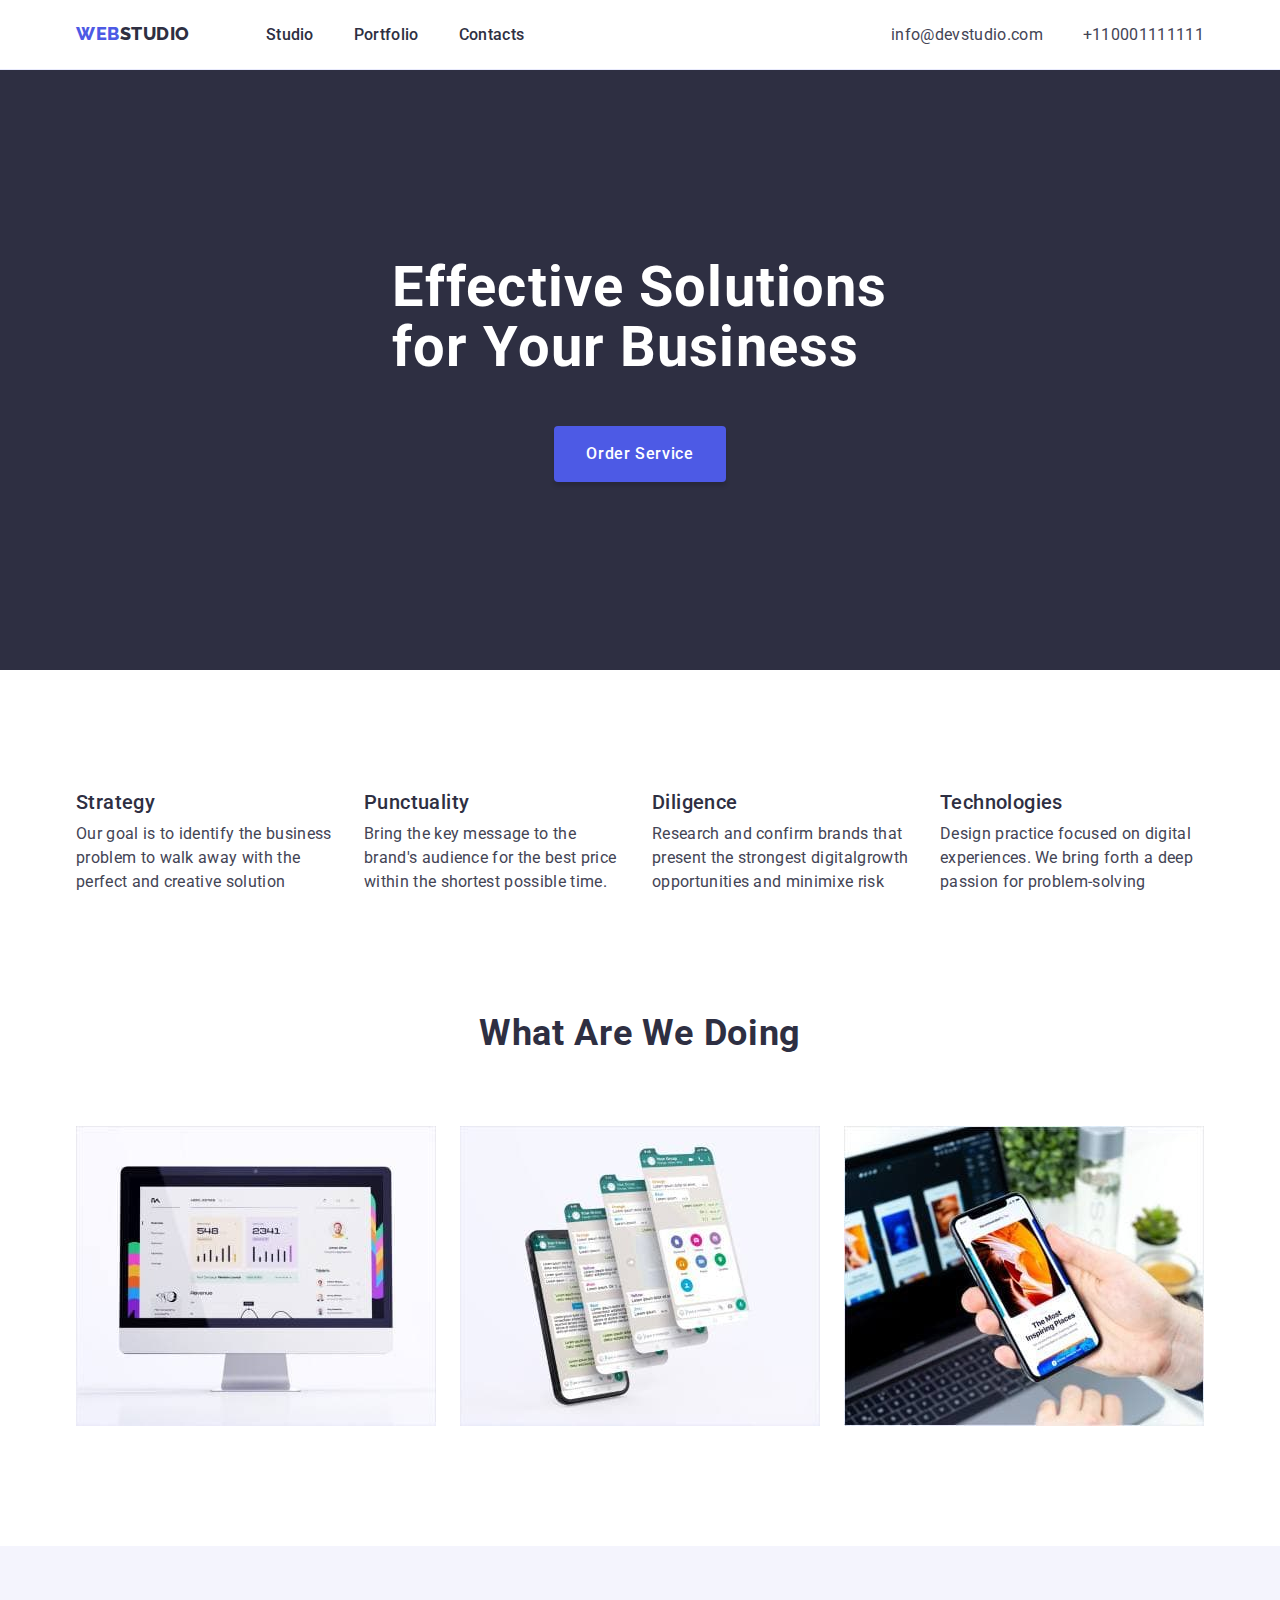
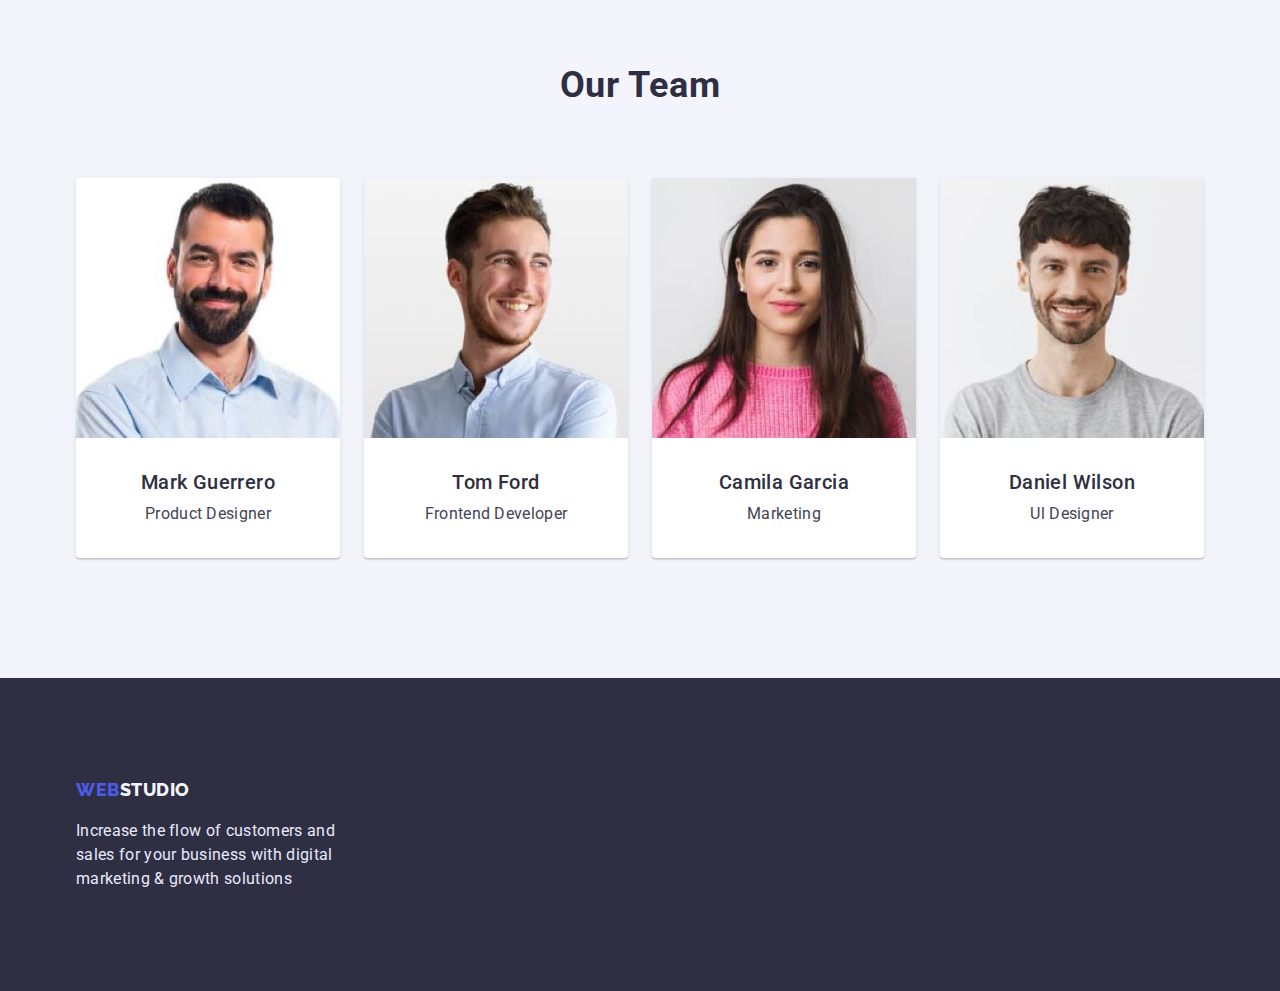
<file: index.html>
<!DOCTYPE html>
<html lang="en">
  <head>
    <meta charset="UTF-8" />
    <meta http-equiv="X-UA-Compatible" content="IE=edge" />
    <meta name="viewport" content="width=device-width, initial-scale=1.0" />
    <link rel="preconnect" href="https://fonts.googleapis.com" />
    <link rel="preconnect" href="https://fonts.gstatic.com" crossorigin />
    <link
      href="https://fonts.googleapis.com/css2?family=Raleway:wght@800&family=Roboto:wght@400;500;700;900&display=swap"
      rel="stylesheet"
    />
    <link
      rel="stylesheet"
      href="https://cdn.jsdelivr.net/npm/modern-normalize@1.1.0/modern-normalize.min.css"
    />
    <title>WebStudio</title>
    <link rel="stylesheet" href="css/styles.css" />
  </head>
  <body>
    <header class="header">
      <div class="container navigation-container">
        <nav class="navigation">
          <a href="" class="logo link"
            ><span class="logo-web">WEB</span
            ><span class="logo-studio">STUDIO</span></a
          >
          <ul class="navigation-list list">
            <li>
              <a class="navigation-link link" href="./index.html"> Studio</a>
            </li>
            <li>
              <a class="navigation-link link" href="./portfolio.html"
                >Portfolio</a
              >
            </li>
            <li><a class="navigation-link link" href="">Contacts</a></li>
          </ul>
        </nav>
        <address>
          <ul class="contacts list">
            <li class="contacts-item">
              <a class="contacts-link link" href="mailto:info@devstudio.com"
                >info@devstudio.com</a
              >
            </li>
            <li class="contacts-item">
              <a class="contacts-link link" href="tel:+110001111111"
                >+110001111111</a
              >
            </li>
          </ul>
        </address>
      </div>
    </header>
    <main>
      <section class="hero">
        <div class="container">
          <h1 class="hero-title">Effective Solutions for Your Business</h1>
          <button class="hero-button" type="button">Order Service</button>
        </div>
      </section>

      <section class="section-strengths">
        <div class="container">
          <h2 hidden>Our strengths</h2>
          <ul class="strengths-list list">
            <li class="strengths">
              <h3 class="strengths-title">Strategy</h3>
              <p class="strengths-text">
                Our goal is to identify the business problem to walk away with
                the perfect and creative solution
              </p>
            </li>
            <li class="strengths">
              <h3 class="strengths-title">Punctuality</h3>
              <p class="strengths-text">
                Bring the key message to the brand's audience for the best price
                within the shortest possible time.
              </p>
            </li>
            <li class="strengths">
              <h3 class="strengths-title">Diligence</h3>
              <p class="strengths-text">
                Research and confirm brands that present the strongest
                digitalgrowth opportunities and minimixe risk
              </p>
            </li>
            <li class="strengths">
              <h3 class="strengths-title">Technologies</h3>
              <p class="strengths-text">
                Design practice focused on digital experiences. We bring forth a
                deep passion for problem-solving
              </p>
            </li>
          </ul>
        </div>
      </section>
      <section class="our-work">
        <div class="container">
          <h2 class="our-work-title">What Are We Doing</h2>
          <ul class="our-work-list list">
            <li>
              <img
                src="./images/ourwork1.jpg"
                alt="computer photo"
                width="360"
                height="300"
              />
            </li>
            <li>
              <img
                src="./images/ourwork2.jpg"
                alt="Phone photo"
                width="360"
                height="300"
              />
            </li>
            <li>
              <img
                src="./images/ourwork3.jpg"
                alt="Desktop
            photo"
                width="360"
                height="300"
              />
            </li>
          </ul>
        </div>
      </section>
      <section class="team-section">
        <div class="container">
          <h2 class="team-title">Our Team</h2>
          <ul class="team-list list">
            <li class="team-item">
              <img
                src="./images/markguerrero.jpg"
                alt="Photo of the employee"
                width="264"
                height="260"
              />
              <div class="team-mane">
                <h3 class="team-name">Mark Guerrero</h3>
                <p class="team-position">Product Designer</p>
              </div>
            </li>
            <li class="team-item">
              <img
                src="./images/tomford.jpg"
                alt="Photo of the employee"
                width="264"
                height="260"
              />
              <div class="team-mane">
                <h3 class="team-name">Tom Ford</h3>
                <p class="team-position">Frontend Developer</p>
              </div>
            </li>

            <li class="team-item">
              <img
                src="./images/camilagarcia.jpg"
                alt="Photo of the employee"
                width="264"
                height="260"
              />
              <div class="team-mane">
                <h3 class="team-name">Camila Garcia</h3>
                <p class="team-position">Marketing</p>
              </div>
            </li>
            <li class="team-item">
              <img
                src="./images/danielwilson.jpg"
                alt="Photo of the employee"
                width="264"
                height="260"
              />
              <div class="team-mane">
                <h3 class="team-name">Daniel Wilson</h3>
                <p class="team-position">Ul Designer</p>
              </div>
            </li>
          </ul>
        </div>
      </section>
    </main>
    <footer class="footer">
      <div class="container">
        <a class="logo link" href="">
          <span class="logo-web">WEB</span
          ><span class="logo-studio-footer">STUDIO</span></a
        >
        <p class="footer-text">
          Increase the flow of customers and sales for your business with
          digital marketing & growth solutions
        </p>
      </div>
    </footer>
  </body>
</html>
</file>
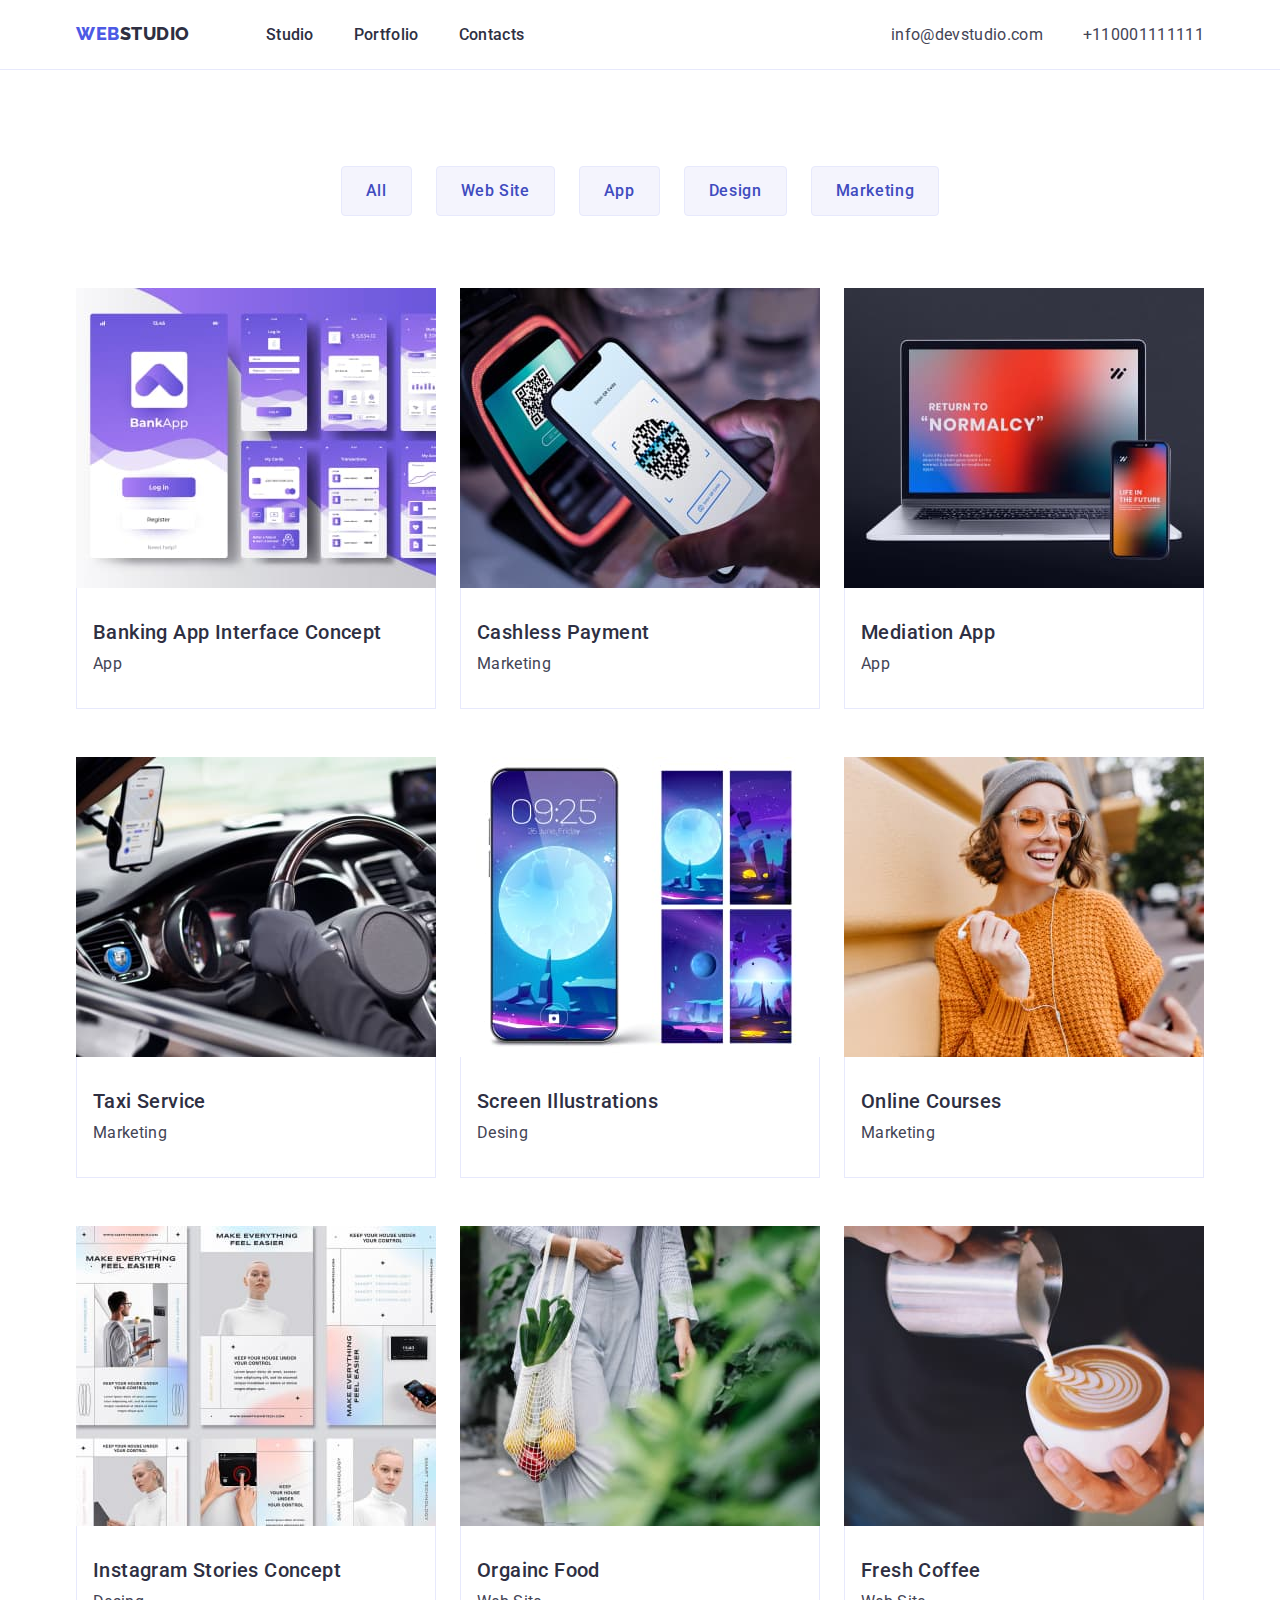
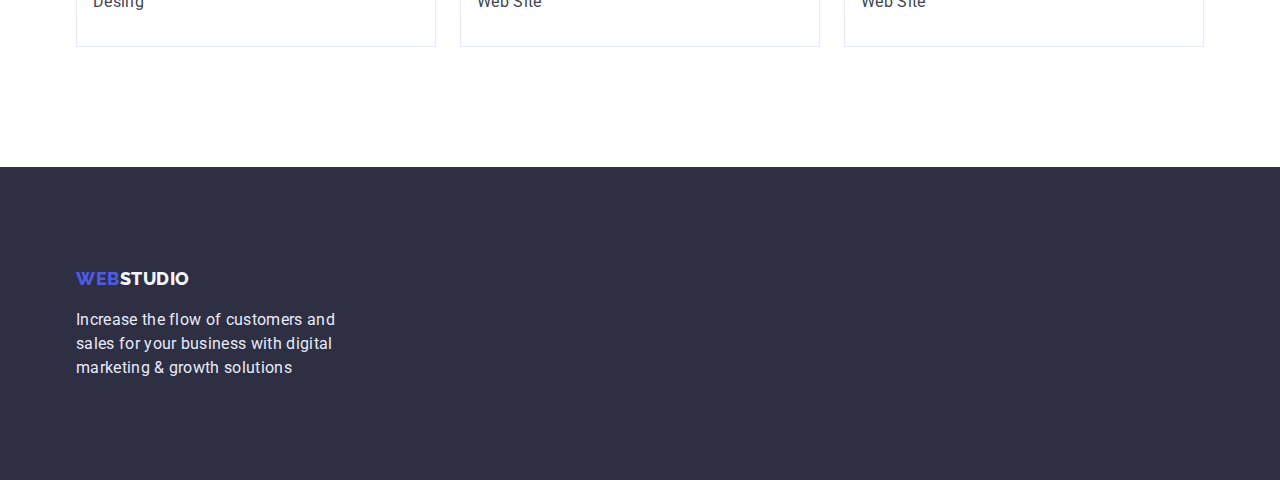
<file: portfolio.html>
<!DOCTYPE html>
<html lang="en">
  <head>
    <meta charset="UTF-8" />
    <meta http-equiv="X-UA-Compatible" content="IE=edge" />
    <meta name="viewport" content="width=device-width, initial-scale=1.0" />
    <link rel="preconnect" href="https://fonts.googleapis.com" />
    <link rel="preconnect" href="https://fonts.gstatic.com" crossorigin />
    <link
      href="https://fonts.googleapis.com/css2?family=Raleway:wght@800&family=Roboto:wght@400;500;700;900&display=swap"
      rel="stylesheet"
    />
    <link
      rel="stylesheet"
      href="https://cdn.jsdelivr.net/npm/modern-normalize@1.1.0/modern-normalize.min.css"
    />
    <title>WebStudio</title>
    <link rel="stylesheet" href="./css/styles.css" />
  </head>
  <body>
    <header class="header">
      <div class="container navigation-container">
        <nav class="navigation">
          <a href="" class="logo link"
            ><span class="logo-web">WEB</span
            ><span class="logo-studio">STUDIO</span></a
          >
          <ul class="navigation-list list">
            <li>
              <a class="navigation-link link" href="./index.html"> Studio</a>
            </li>
            <li>
              <a class="navigation-link link" href="./portfolio.html"
                >Portfolio</a
              >
            </li>
            <li><a class="navigation-link link" href="">Contacts</a></li>
          </ul>
        </nav>
        <address>
          <ul class="contacts list">
            <li class="contacts-item">
              <a class="contacts-link link" href="mailto:info@devstudio.com"
                >info@devstudio.com</a
              >
            </li>
            <li class="contacts-item">
              <a class="contacts-link link" href="tel:+110001111111"
                >+110001111111</a
              >
            </li>
          </ul>
        </address>
      </div>
    </header>
    <main>
      <section class="card-menu">
        <div class="container">
          <h1 hidden>Our Works</h1>
          <ul class="button-list list">
            <li class="button-item">
              <button type="button" class="button-icon">All</button>
            </li>
            <li class="button-item">
              <button type="button" class="button-icon">Web Site</button>
            </li>
            <li class="button-item">
              <button type="button" class="button-icon">App</button>
            </li>
            <li class="button-item">
              <button type="button" class="button-icon">Design</button>
            </li>
            <li class="button-item">
              <button type="button" class="button-icon">Marketing</button>
            </li>
          </ul>

          <ul class="cards-list list">
            <li class="cards-item">
              <img
                src="./images/bankingapp.jpg"
                alt="photo of the application "
                width="360"
                height="300"
              />
              <div class="cards-description">
                <h3 class="cards-name">Banking App Interface Concept</h3>
                <p class="cards-text">App</p>
              </div>
            </li>
            <li class="cards-item">
              <img
                src="./images/cashlesspayment.jpg"
                alt="Photo of the employee"
                width="360"
                height="300"
              />
              <div class="cards-description">
                <h3 class="cards-name">Cashless Payment</h3>
                <p class="cards-text">Marketing</p>
              </div>
            </li>
            <li class="cards-item">
              <img
                src="./images/meditationapp.jpg"
                alt="Photo of the application"
                width="360"
                height="300"
              />
              <div class="cards-description">
                <h3 class="cards-name">Mediation App</h3>
                <p class="cards-text">App</p>
              </div>
            </li>
            <li class="cards-item">
              <img
                src="./images/taxisevice.jpg"
                alt="Photo of the employee"
                width="360"
                height="300"
              />
              <div class="cards-description">
                <h3 class="cards-name">Taxi Service</h3>
                <p class="cards-text">Marketing</p>
              </div>
            </li>
            <li class="cards-item">
              <img
                src="./images/screenillustrations.jpg"
                alt="Photo of the employee"
                width="360"
                height="300"
              />
              <div class="cards-description">
                <h3 class="cards-name">Screen Illustrations</h3>
                <p class="cards-text">Desing</p>
              </div>
            </li>
            <li class="cards-item">
              <img
                src="./images/onlinecourses.jpg"
                alt="Photo of the employee"
                width="360"
                height="300"
              />
              <div class="cards-description">
                <h3 class="cards-name">Online Courses</h3>
                <p class="cards-text">Marketing</p>
              </div>
            </li>
            <li class="cards-item">
              <img
                src="./images/instagramstories.jpg"
                alt="Photo of the employee"
                width="360"
                height="300"
              />
              <div class="cards-description">
                <h3 class="cards-name">Instagram Stories Concept</h3>
                <p class="cards-text">Desing</p>
              </div>
            </li>
            <li class="cards-item">
              <img
                src="./images/organicfood.jpg"
                alt="Photo of the employee"
                width="360"
                height="300"
              />
              <div class="cards-description">
                <h3 class="cards-name">Orgainc Food</h3>
                <p class="cards-text">Web Site</p>
              </div>
            </li>
            <li class="cards-item">
              <img
                src="./images/freshcoffee.jpg"
                alt="Photo of the employee"
                width="360"
                height="300"
              />
              <div class="cards-description">
                <h3 class="cards-name">Fresh Coffee</h3>
                <p class="cards-text">Web Site</p>
              </div>
            </li>
          </ul>
        </div>
      </section>
    </main>
    <footer class="footer">
      <div class="container">
        <a class="logo link" href="">
          <span class="logo-web">WEB</span
          ><span class="logo-studio-footer">STUDIO</span></a
        >
        <p class="footer-text">
          Increase the flow of customers and sales for your business with
          digital marketing & growth solutions
        </p>
      </div>
    </footer>
  </body>
</html>
</file>
<file: css/styles.css>
/* Head */
:root {
  --first-btn-color: #4d5ae5;
  --second-btn-color: #404bbf;
  --logo-font: "Raleway", sans-serif;
  --btn-text-color: #404bbf;
  --btn-bg-color: #f4f4fd;
  --btn-sol-color: #e7e9fc;
  --btn-cursor: pointer;
  --text-color: #434455;
  --text-color-hero: #ffffff;
  --color-tx-ourworkers: #2e2f42;
}
* {
  box-sizing: border-box;
}

.container {
  width: 1158px;
  padding: 0 15px;
  margin: 0 auto;
}
h1,
h2,
h3,
h4,
h5,
h6,
p {
  margin: 0;
}
/* --------------none----------- */
ul {
  padding-left: 0;
  list-style: none;
}
.list {
  margin: 0;
}
.link {
  text-decoration: none;
}
body {
  font-family: "Roboto", sans-serif;

  line-height: 1.5;
  color: var(--text-color);
  letter-spacing: 0.02em;
  background: var(--text-color-hero);
}
.header {
  border-bottom: 1px solid #e7e9fc;
}
.logo-web {
  letter-spacing: 0.03em;
  text-transform: uppercase;

  color: var(--first-btn-color);
  font-family: var(--logo-font);
  font-weight: 800;
  font-size: 18px;
  line-height: 1.33;
}
.logo-studio {
  font-family: var(--logo-font);
  font-weight: 800;
  font-size: 18px;
  line-height: 1.33;

  letter-spacing: 0.03em;
  text-transform: uppercase;
  color: var(--color-tx-ourworkers);
}
.navigation-container {
  display: flex;
  align-items: center;
}

.navigation {
  display: flex;
  gap: 76px;
  align-items: center;
}
.navigation-list {
  display: flex;
  gap: 40px;
}
.navigation-link {
  display: block;
  padding: 24px 0;
  font-weight: 500;

  line-height: 1.33;
  color: var(--color-tx-ourworkers);

  letter-spacing: 0.02em;
}
.navigation-link:hover {
  color: var(--btn-text-color);
}
address {
  margin-left: auto;
}
.contacts {
  display: flex;
  gap: 40px;
  font-style: normal;
}
.contacts-link {
  line-height: 1.5;
  letter-spacing: 0.02em;

  color: var(--text-color);
}
.contacts-link:hover {
  color: var(--btn-text-color);
}

/* main-content */
.hero {
  background: var(--color-tx-ourworkers);
  padding: 188px 0;
  margin: 0px;
}
.hero-title {
  font-weight: 700;
  font-size: 56px;
  line-height: 1.07;
  margin-left: auto;
  margin-right: auto;
  margin-bottom: 48px;
  width: 496px;
  letter-spacing: 0.02em;
  color: var(--text-color-hero);
}
.hero-button {
  cursor: pointer;
  background: var(--first-btn-color);
  box-shadow: 0px 4px 4px rgba(0, 0, 0, 0.15);
  border-radius: 4px;
  font-family: inherit;
  font-weight: 500;
  font-size: 16px;
  line-height: 1.5;
  color: var(--text-color-hero);
  padding: 16px 32px;
  letter-spacing: 0.04em;
  display: block;
  margin: 0 auto;
  border: none;
}
.hero-button:hover {
  background: var(--second-btn-color);
  box-shadow: 0px 4px 4px rgba(0, 0, 0, 0.15);
  border-radius: 4px;
}
/*-----------Strengths--------------*/
.section-strengths {
  padding-top: 120px;
  padding-bottom: 120px;
}
.strengths-list {
  display: flex;
  gap: 24px;
}
.strengths {
  width: 264px;
}

.strengths-title {
  font-weight: 500;
  font-size: 20px;
  line-height: 1.2;
  margin-bottom: 8px;
  letter-spacing: 0.02em;
  color: var(--color-tx-ourworkers);
}

/* --------------WHAT ARE WE DOING---------- */
.our-work {
  padding-bottom: 120px;
}
.our-work-title {
  text-align: center;
  font-weight: 700;
  font-size: 36px;
  line-height: 1.11;
  letter-spacing: 0.02em;
  text-transform: capitalize;
  color: var(--color-tx-ourworkers);

  margin-bottom: 72px;
}
.our-work-list {
  display: flex;
  gap: 24px;
}
img {
  display: block;
}
/* -------------------OUR TEAM-------------- */
.team-section {
  background: var(--btn-bg-color);
  padding-top: 120px;
  padding-bottom: 120px;
}
.team-title {
  text-align: center;
  font-weight: 700;
  font-size: 36px;
  line-height: 1.11;
  letter-spacing: 0.02em;
  text-transform: capitalize;
  color: var(--color-tx-ourworkers);
  margin-bottom: 72px;
}
.team-list {
  display: flex;
  gap: 24px;
}
.team-item {
  background: var(--text-color-hero);
  box-shadow: 0px 1px 6px rgba(46, 47, 66, 0.08),
    0px 1px 1px rgba(46, 47, 66, 0.16), 0px 2px 1px rgba(46, 47, 66, 0.08);
  border-radius: 0px 0px 4px 4px;
  text-align: center;
}
.team-mane {
  padding-top: 32px;
  padding-bottom: 32px;
}
.team-name {
  font-weight: 500;
  font-size: 20px;
  line-height: 1.2;
  letter-spacing: 0.02em;
  color: var(--color-tx-ourworkers);
  margin-bottom: 8px;
}

/* -----------FOOTER------------- */
.footer {
  background: var(--color-tx-ourworkers);
  padding-top: 100px;

  padding-bottom: 100px;
}
.logo-studio-footer {
  font-family: var(--logo-font);
  font-weight: 800;
  font-size: 18px;
  line-height: 1.33;

  letter-spacing: 0.03em;
  text-transform: uppercase;
  color: var(--btn-bg-color);
}
.footer-text {
  line-height: 1.5;
  letter-spacing: 0.02em;
  color: var(--btn-sol-color);
  width: 264px;
  margin-top: 16px;
}
/* ----------PORTFOLIO.HTML--------------- */
.card-menu {
  padding-top: 96px;
  padding-bottom: 120px;
}
.button-list {
  display: flex;

  padding: 0px;
  gap: 24px;
  justify-content: center;
  margin-bottom: 72px;
}

.button-icon {
  cursor: var(--btn-cursor);
  font-family: "Roboto", sans-serif;
  font-weight: 500;
  font-size: 16px;
  line-height: 1.5;
  background: var(--btn-bg-color);
  padding: 12px 24px;
  border: 1px solid var(--btn-sol-color);
  border-radius: 4px;

  letter-spacing: 0.04em;
  color: var(--btn-text-color);
}

.button-icon:hover {
  background: var(--second-btn-color);
  box-shadow: 0px 3px 1px rgba(0, 0, 0, 0.1), 0px 2px 1px rgba(0, 0, 0, 0.08),
    0px 2px 2px rgba(0, 0, 0, 0.12);
  border-radius: 4px;
  letter-spacing: 0.04em;

  color: var(--text-color-hero);
}
.title-our-works {
  font-weight: 700;
  font-size: 36px;
  line-height: 1.11;
  letter-spacing: 0.02em;
  text-transform: capitalize;
}
.cards-description {
  border: 1px solid var(--btn-sol-color);
  border-top: none;
  background: var(--text-color-hero);
  padding-top: 32px;
  padding-bottom: 32px;
  padding-left: 16px;
}
.cards-list {
  display: flex;
  column-gap: 24px;
  row-gap: 48px;
  flex-wrap: wrap;
}

.cards-name {
  font-weight: 500;
  font-size: 20px;
  line-height: 1.2;
  margin-bottom: 8px;
  letter-spacing: 0.02em;
  color: var(--color-tx-ourworkers);
}
</file>
